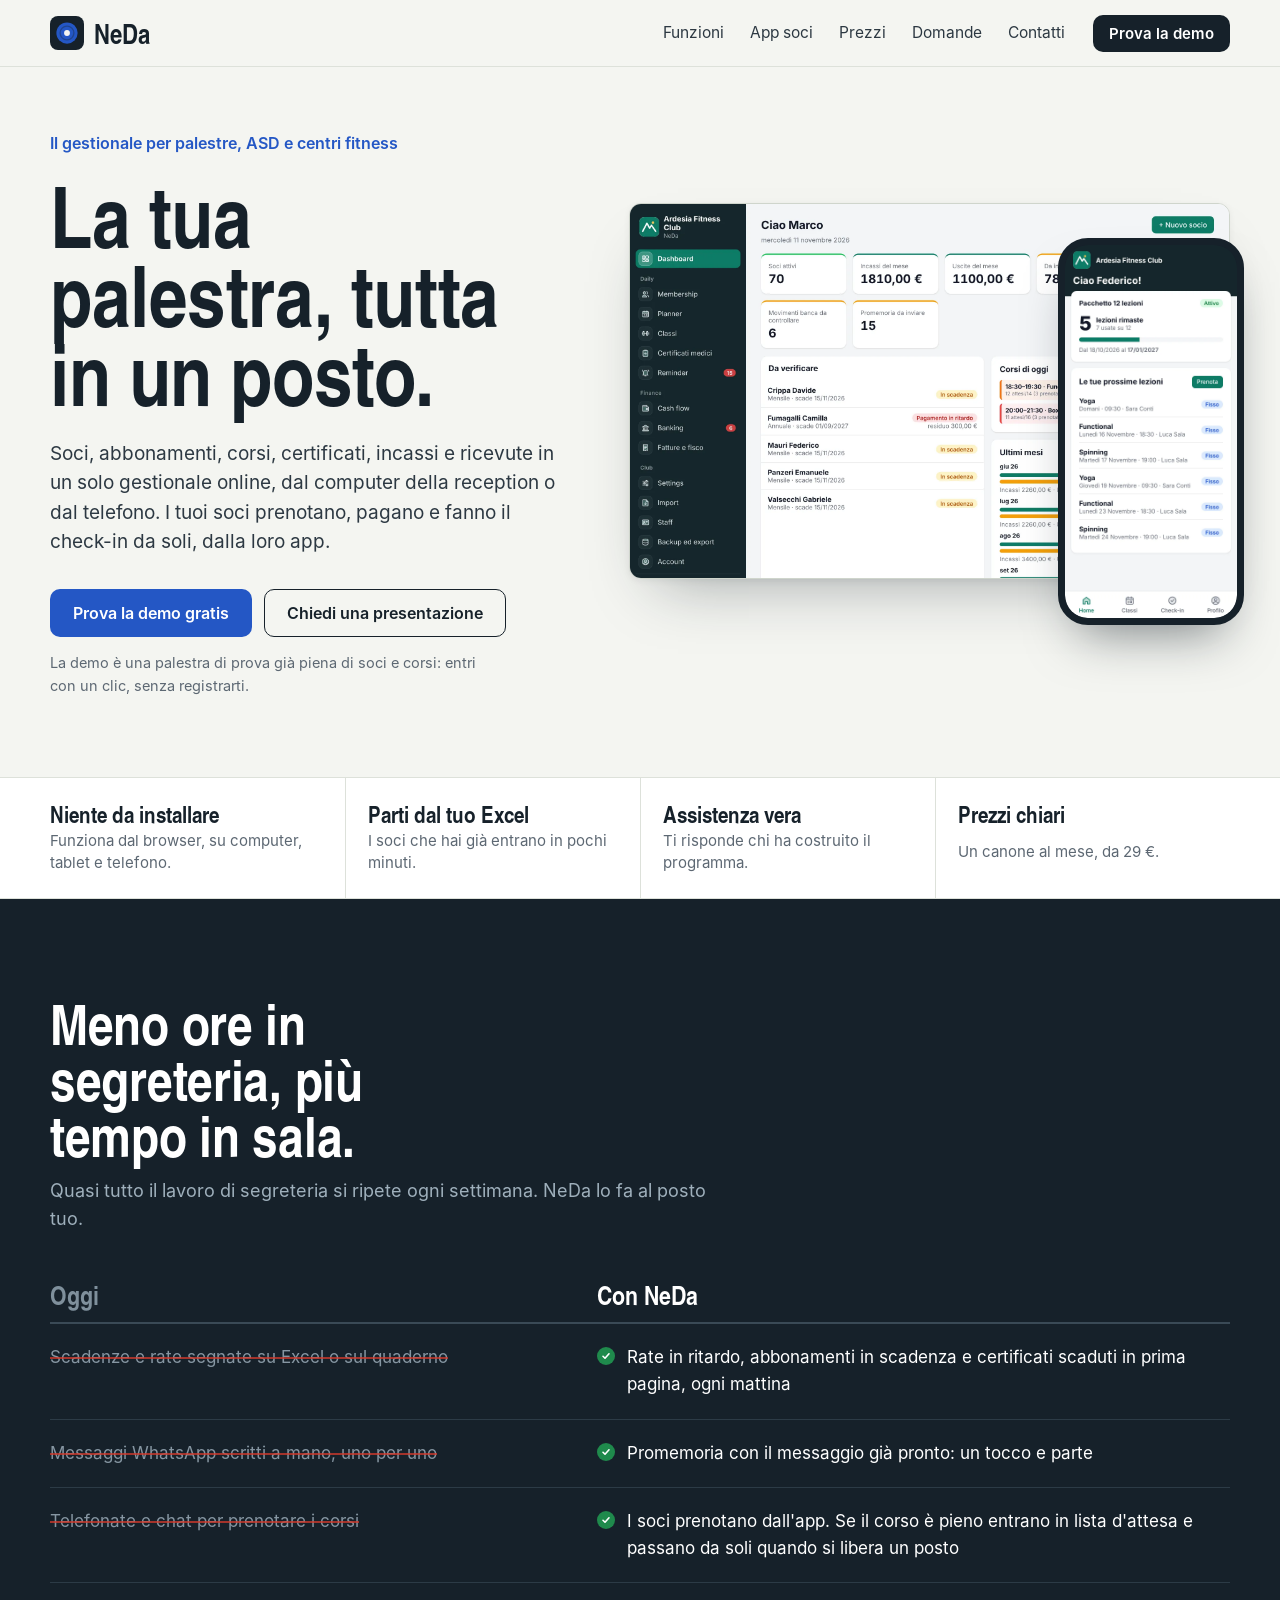
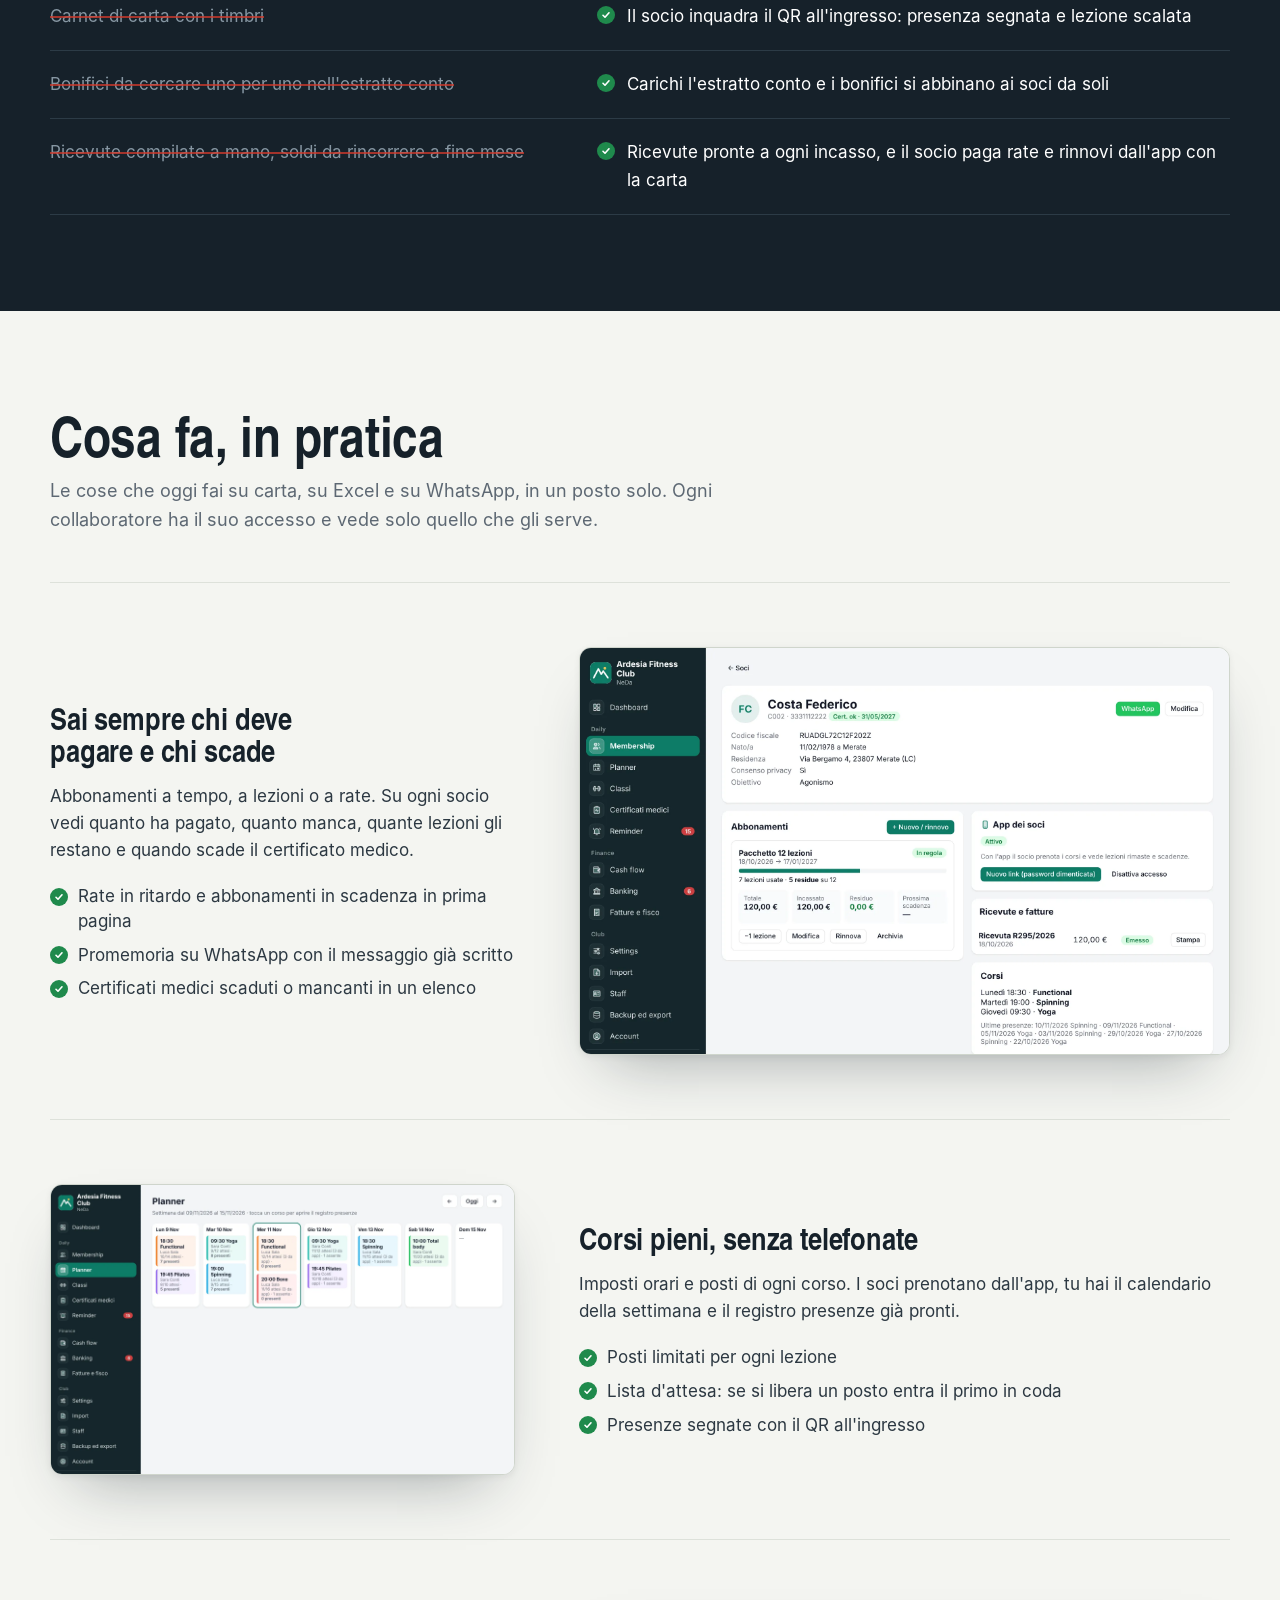
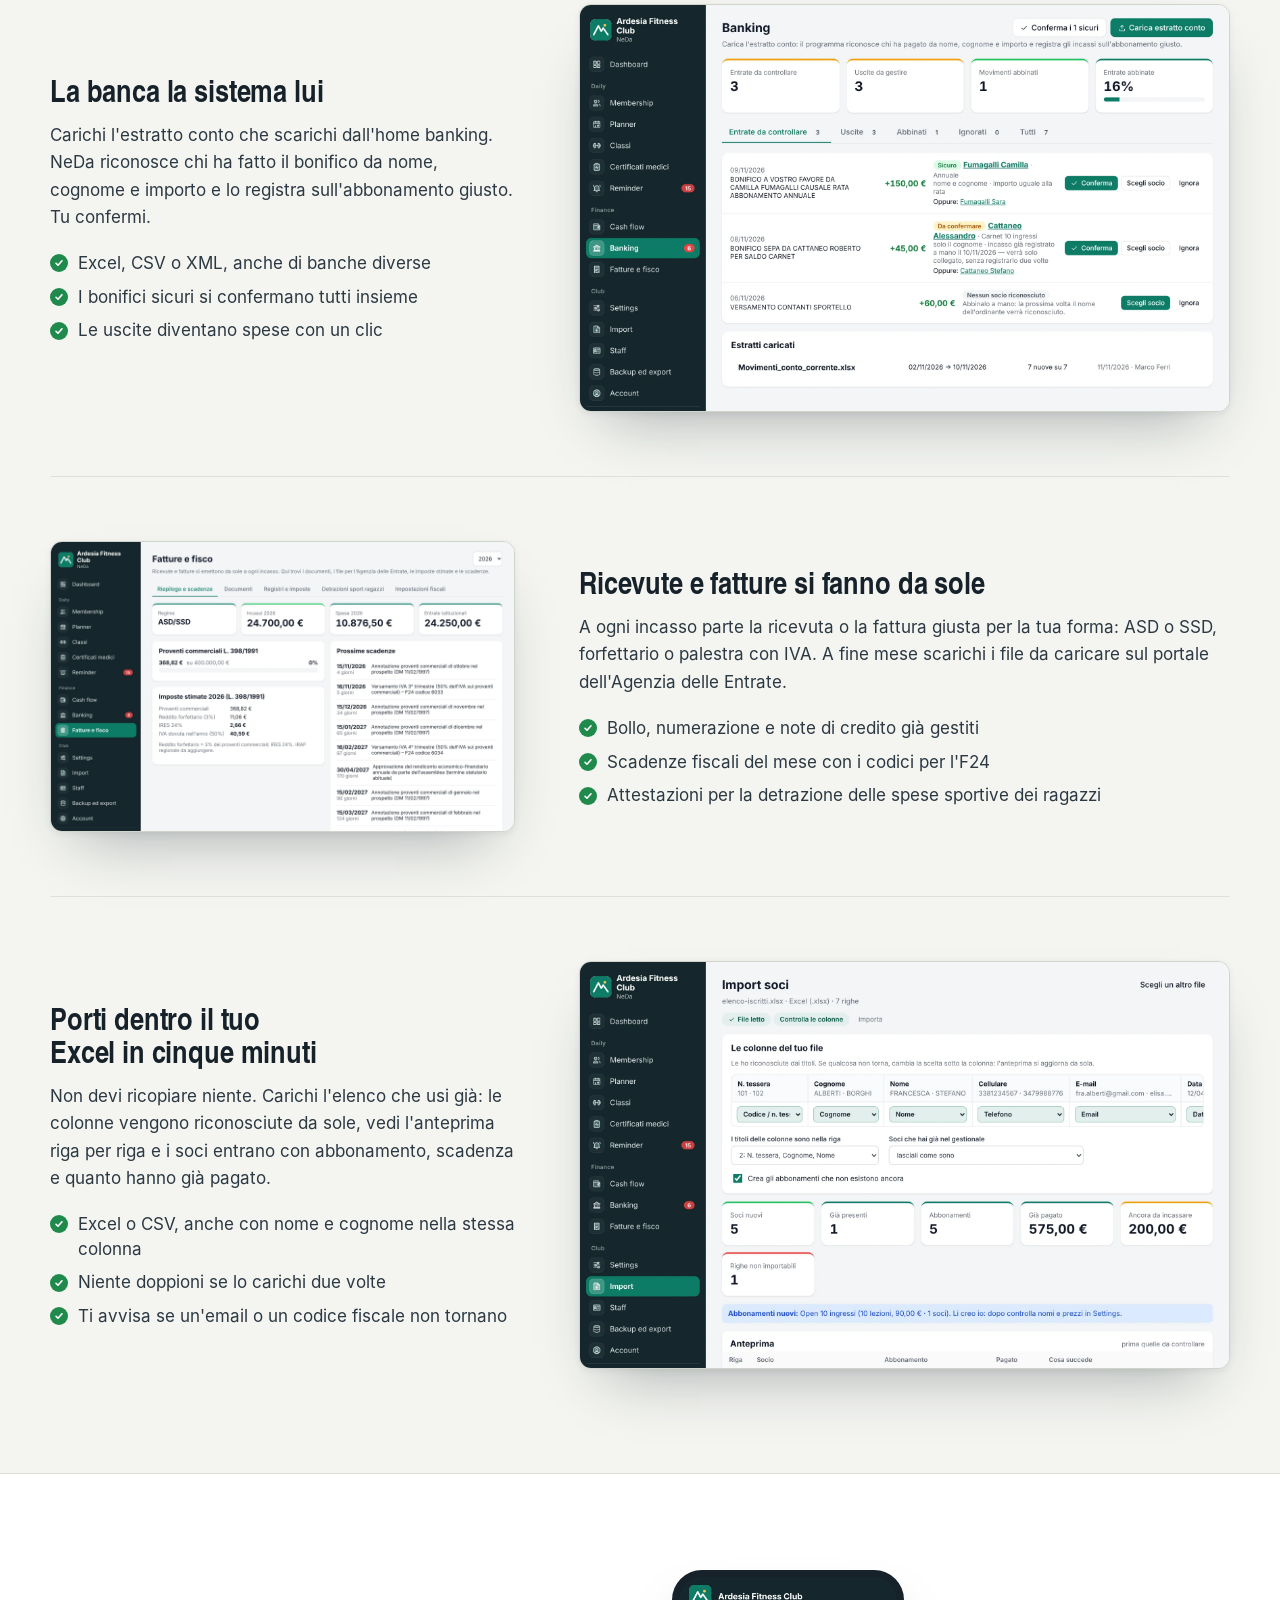
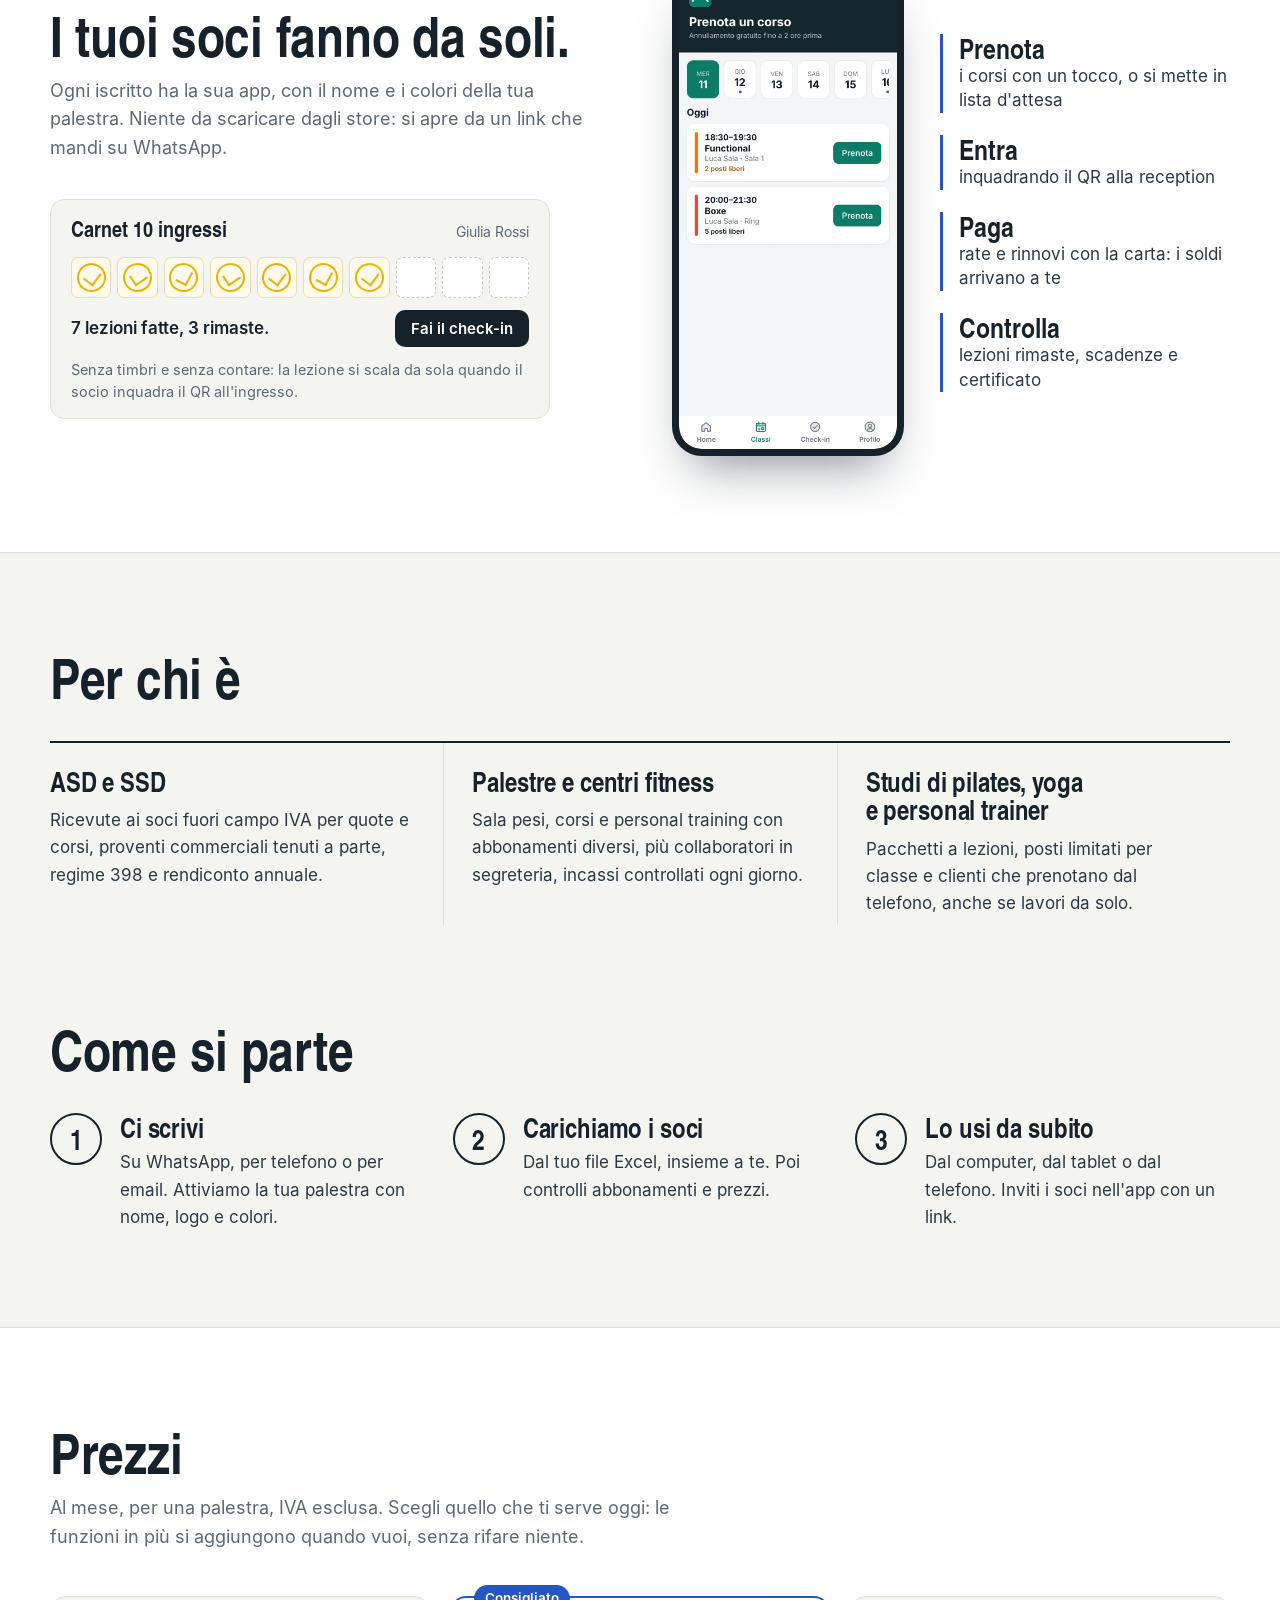
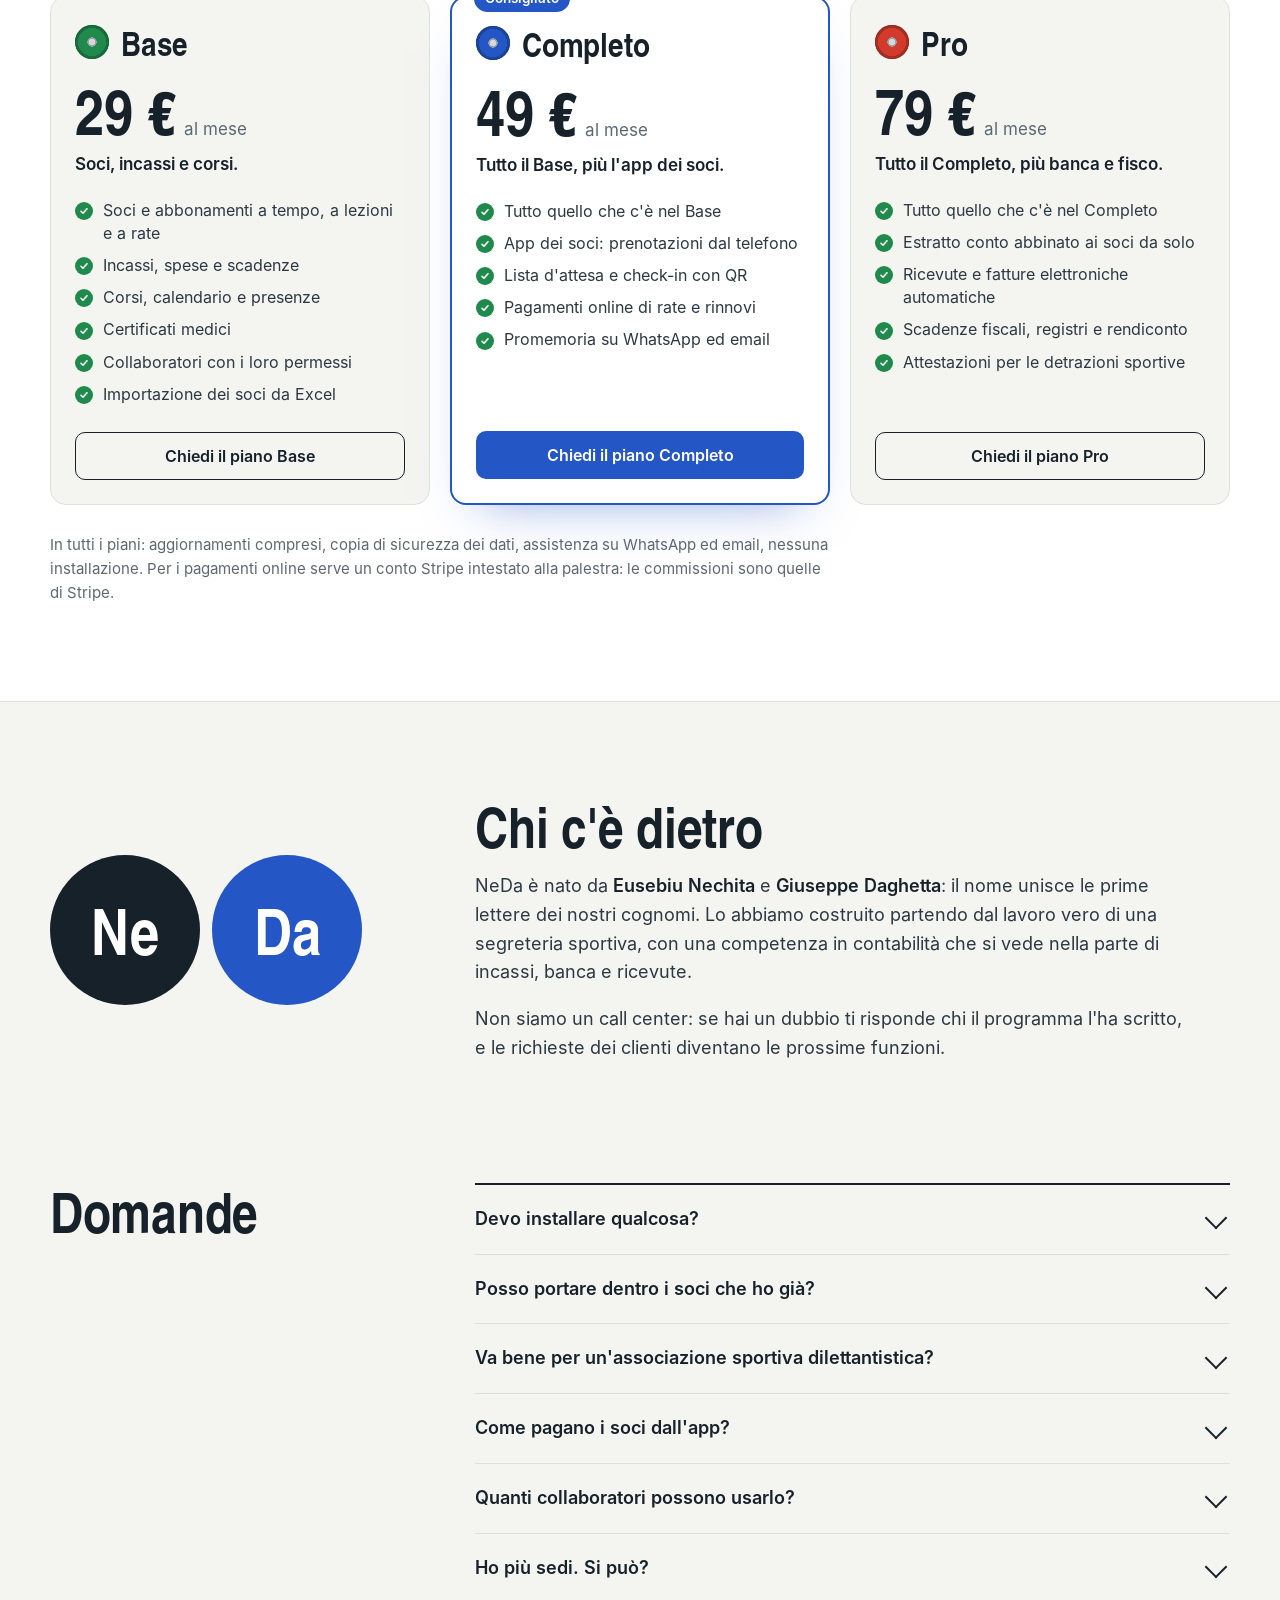
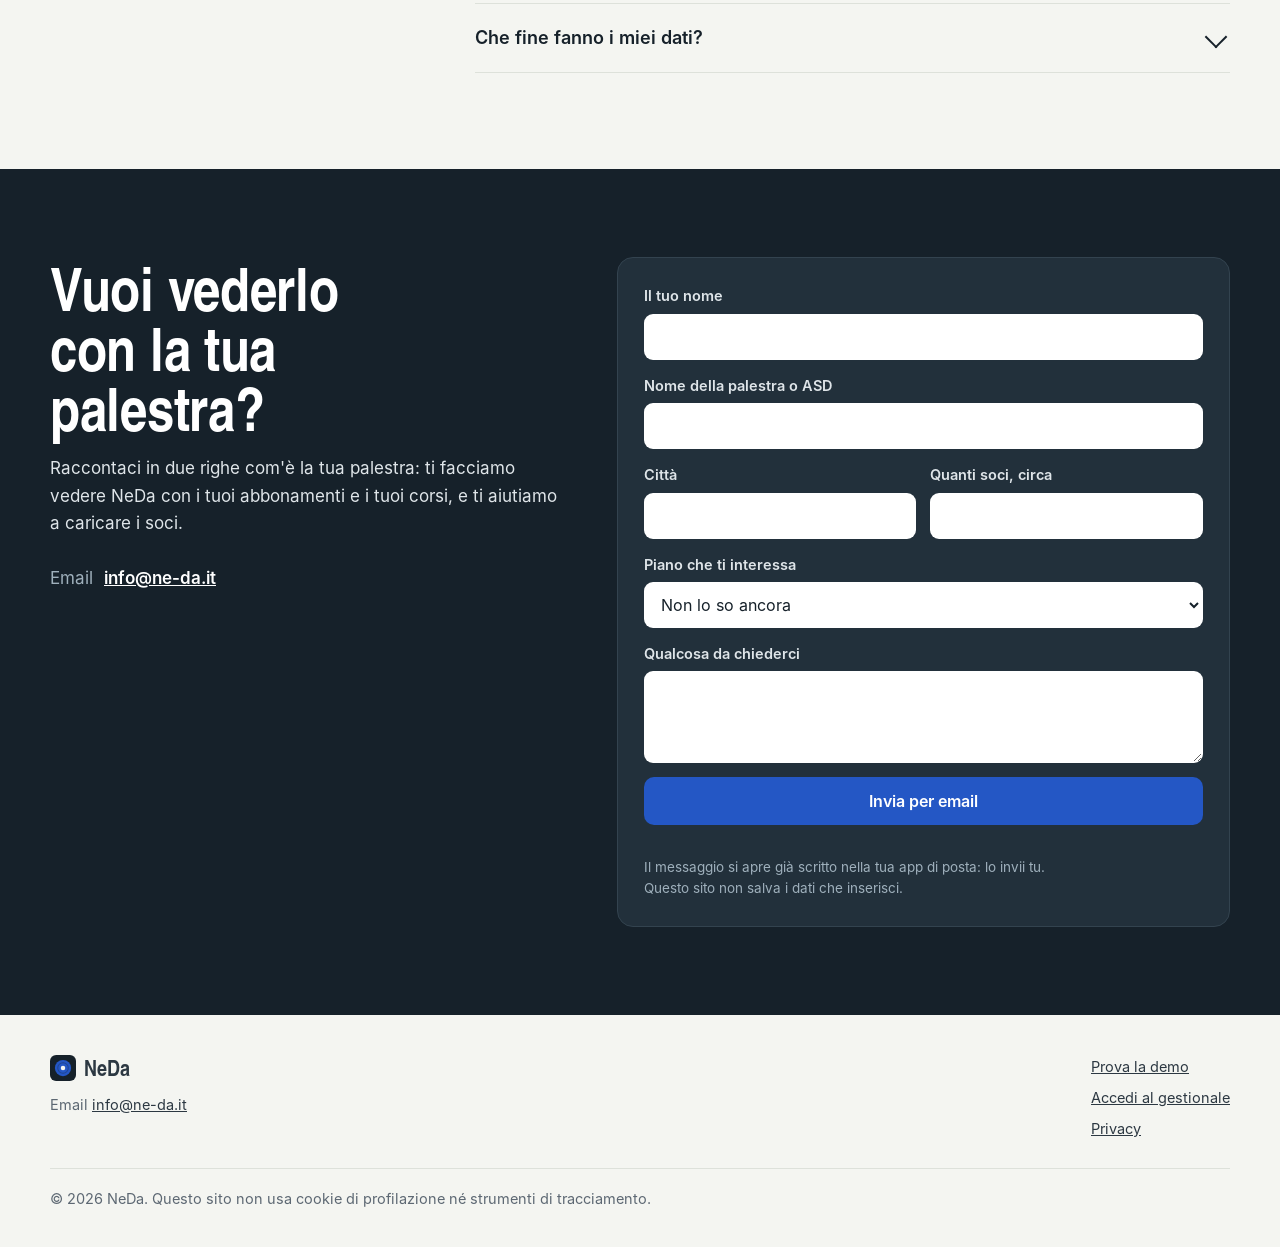
<file: index.html>
<!DOCTYPE html>
<html lang="it">
<head>
  <meta charset="utf-8">
  <meta name="viewport" content="width=device-width, initial-scale=1">
  <title>NeDa: il gestionale online per palestre, ASD e centri fitness</title>
  <meta name="description" content="Soci, abbonamenti, corsi, prenotazioni, certificati, incassi e ricevute in un unico gestionale online. I soci prenotano, pagano e fanno il check-in dall'app. Prova la demo senza registrarti.">
  <meta name="theme-color" content="#f4f5f1">
  <link rel="canonical" href="https://www.ne-da.it/">
  <link rel="icon" href="marchio.svg" type="image/svg+xml">
  <meta property="og:type" content="website">
  <meta property="og:locale" content="it_IT">
  <meta property="og:site_name" content="NeDa">
  <meta property="og:title" content="NeDa: il gestionale online per palestre, ASD e centri fitness">
  <meta property="og:description" content="Soci, abbonamenti, corsi e incassi in un solo posto. I tuoi soci prenotano e pagano dall'app.">
  <meta property="og:url" content="https://www.ne-da.it/">
  <meta property="og:image" content="https://www.ne-da.it/img/anteprima.jpg">
  <meta name="twitter:card" content="summary_large_image">
  <link rel="preload" href="font/heroscn-bold.woff" as="font" type="font/woff" crossorigin>
  <link rel="stylesheet" href="stile.css?v=1">
  <script src="sito.js?v=1" defer></script>
  <script type="application/ld+json">
  {"@context":"https://schema.org","@type":"SoftwareApplication","name":"NeDa","applicationCategory":"BusinessApplication","operatingSystem":"Web","inLanguage":"it","url":"https://www.ne-da.it/","description":"Gestionale online per palestre, ASD e centri fitness: soci, abbonamenti, corsi, prenotazioni, check-in con QR, incassi, banca e ricevute.","offers":[{"@type":"Offer","name":"Base","price":"29","priceCurrency":"EUR"},{"@type":"Offer","name":"Completo","price":"49","priceCurrency":"EUR"},{"@type":"Offer","name":"Pro","price":"79","priceCurrency":"EUR"}]}
  </script>
</head>
<body>
<a class="skip" href="#contenuto">Vai ai contenuti</a>

<header class="top">
  <div class="wrap top-in">
    <a class="logo" href="#" aria-label="NeDa, inizio pagina"><img src="marchio.svg" alt="" width="34" height="34"><span>NeDa</span></a>
    <nav class="links" aria-label="Sezioni della pagina">
      <a href="#funzioni">Funzioni</a><a href="#app-soci">App soci</a><a href="#prezzi">Prezzi</a><a href="#domande">Domande</a><a href="#contatti">Contatti</a>
    </nav>
    <a class="btn ink sm" data-link="demo" href="https://gestione-palestra-demo.onrender.com/gestionale/" target="_blank" rel="noopener">Prova la demo</a>
  </div>
</header>

<main id="contenuto">

  <!-- Apertura -->
  <section class="hero wrap">
    <div class="hero-copy">
      <p class="kicker">Il gestionale per palestre, ASD e centri fitness</p>
      <h1>La tua palestra, tutta in un posto.</h1>
      <p class="lead">Soci, abbonamenti, corsi, certificati, incassi e ricevute in un solo gestionale online, dal computer della reception o dal telefono. I tuoi soci prenotano, pagano e fanno il check-in da soli, dalla loro app.</p>
      <div class="ctas">
        <a class="btn blue" data-link="demo" href="https://gestione-palestra-demo.onrender.com/gestionale/" target="_blank" rel="noopener">Prova la demo gratis</a>
        <a class="btn line" href="#contatti">Chiedi una presentazione</a>
      </div>
      <p class="fine">La demo è una palestra di prova già piena di soci e corsi: entri con un clic, senza registrarti.</p>
    </div>
    <div class="hero-shot">
      <div class="screen"><img src="img/panoramica.webp" alt="La dashboard di NeDa: soci attivi, incassi del mese, abbonamenti da verificare e corsi di oggi" width="1920" height="1200"></div>
      <div class="phone"><img src="img/app-home.webp" alt="L'app del socio: lezioni rimaste e prossime lezioni prenotate" width="780" height="1688"></div>
    </div>
  </section>

  <section class="facts" aria-label="In breve">
    <div class="wrap facts-in">
      <div><b>Niente da installare</b><span>Funziona dal browser, su computer, tablet e telefono.</span></div>
      <div><b>Parti dal tuo Excel</b><span>I soci che hai già entrano in pochi minuti.</span></div>
      <div><b>Assistenza vera</b><span>Ti risponde chi ha costruito il programma.</span></div>
      <div><b>Prezzi chiari</b><span>Un canone al mese, da 29 €.</span></div>
    </div>
  </section>

  <!-- Prima e dopo -->
  <section class="board" aria-labelledby="prima-dopo">
    <div class="wrap">
      <h2 class="sec" id="prima-dopo">Meno ore in segreteria, più tempo in sala.</h2>
      <p class="sec-sub">Quasi tutto il lavoro di segreteria si ripete ogni settimana. NeDa lo fa al posto tuo.</p>
      <div class="vs" role="table" aria-label="Come cambia il lavoro con NeDa">
        <div class="vs-hd" role="row"><span role="columnheader">Oggi</span><span role="columnheader">Con NeDa</span></div>
        <div class="vs-row" role="row"><p role="cell">Scadenze e rate segnate su Excel o sul quaderno</p><p role="cell">Rate in ritardo, abbonamenti in scadenza e certificati scaduti in prima pagina, ogni mattina</p></div>
        <div class="vs-row" role="row"><p role="cell">Messaggi WhatsApp scritti a mano, uno per uno</p><p role="cell">Promemoria con il messaggio già pronto: un tocco e parte</p></div>
        <div class="vs-row" role="row"><p role="cell">Telefonate e chat per prenotare i corsi</p><p role="cell">I soci prenotano dall'app. Se il corso è pieno entrano in lista d'attesa e passano da soli quando si libera un posto</p></div>
        <div class="vs-row" role="row"><p role="cell">Carnet di carta con i timbri</p><p role="cell">Il socio inquadra il QR all'ingresso: presenza segnata e lezione scalata</p></div>
        <div class="vs-row" role="row"><p role="cell">Bonifici da cercare uno per uno nell'estratto conto</p><p role="cell">Carichi l'estratto conto e i bonifici si abbinano ai soci da soli</p></div>
        <div class="vs-row" role="row"><p role="cell">Ricevute compilate a mano, soldi da rincorrere a fine mese</p><p role="cell">Ricevute pronte a ogni incasso, e il socio paga rate e rinnovi dall'app con la carta</p></div>
      </div>
    </div>
  </section>

  <!-- Funzioni -->
  <section class="feat" id="funzioni">
    <div class="wrap">
      <h2 class="sec">Cosa fa, in pratica</h2>
      <p class="sec-sub">Le cose che oggi fai su carta, su Excel e su WhatsApp, in un posto solo. Ogni collaboratore ha il suo accesso e vede solo quello che gli serve.</p>

      <article class="row">
        <div class="txt">
          <h3>Sai sempre chi deve pagare e chi scade</h3>
          <p>Abbonamenti a tempo, a lezioni o a rate. Su ogni socio vedi quanto ha pagato, quanto manca, quante lezioni gli restano e quando scade il certificato medico.</p>
          <ul class="ok"><li>Rate in ritardo e abbonamenti in scadenza in prima pagina</li><li>Promemoria su WhatsApp con il messaggio già scritto</li><li>Certificati medici scaduti o mancanti in un elenco</li></ul>
        </div>
        <div class="pic"><div class="screen"><img src="img/socio.webp" alt="Scheda di un socio con pacchetto di lezioni, pagamenti e ricevute" width="1920" height="1200" loading="lazy"></div></div>
      </article>

      <article class="row flip">
        <div class="txt">
          <h3>Corsi pieni, senza telefonate</h3>
          <p>Imposti orari e posti di ogni corso. I soci prenotano dall'app, tu hai il calendario della settimana e il registro presenze già pronti.</p>
          <ul class="ok"><li>Posti limitati per ogni lezione</li><li>Lista d'attesa: se si libera un posto entra il primo in coda</li><li>Presenze segnate con il QR all'ingresso</li></ul>
        </div>
        <div class="pic"><div class="screen"><img src="img/calendario.webp" alt="Calendario settimanale dei corsi con i posti occupati" width="1920" height="1200" loading="lazy"></div></div>
      </article>

      <article class="row">
        <div class="txt">
          <h3>La banca la sistema lui</h3>
          <p>Carichi l'estratto conto che scarichi dall'home banking. NeDa riconosce chi ha fatto il bonifico da nome, cognome e importo e lo registra sull'abbonamento giusto. Tu confermi.</p>
          <ul class="ok"><li>Excel, CSV o XML, anche di banche diverse</li><li>I bonifici sicuri si confermano tutti insieme</li><li>Le uscite diventano spese con un clic</li></ul>
        </div>
        <div class="pic"><div class="screen"><img src="img/banca.webp" alt="Estratto conto con i bonifici abbinati ai soci" width="1920" height="1200" loading="lazy"></div></div>
      </article>

      <article class="row flip">
        <div class="txt">
          <h3>Ricevute e fatture si fanno da sole</h3>
          <p>A ogni incasso parte la ricevuta o la fattura giusta per la tua forma: ASD o SSD, forfettario o palestra con IVA. A fine mese scarichi i file da caricare sul portale dell'Agenzia delle Entrate.</p>
          <ul class="ok"><li>Bollo, numerazione e note di credito già gestiti</li><li>Scadenze fiscali del mese con i codici per l'F24</li><li>Attestazioni per la detrazione delle spese sportive dei ragazzi</li></ul>
        </div>
        <div class="pic"><div class="screen"><img src="img/fisco.webp" alt="Pagina ricevute e fisco con documenti emessi e scadenze" width="1920" height="1200" loading="lazy"></div></div>
      </article>

      <article class="row">
        <div class="txt">
          <h3>Porti dentro il tuo Excel in cinque minuti</h3>
          <p>Non devi ricopiare niente. Carichi l'elenco che usi già: le colonne vengono riconosciute da sole, vedi l'anteprima riga per riga e i soci entrano con abbonamento, scadenza e quanto hanno già pagato.</p>
          <ul class="ok"><li>Excel o CSV, anche con nome e cognome nella stessa colonna</li><li>Niente doppioni se lo carichi due volte</li><li>Ti avvisa se un'email o un codice fiscale non tornano</li></ul>
        </div>
        <div class="pic"><div class="screen"><img src="img/importa.webp" alt="Importazione dei soci da Excel con anteprima delle colonne" width="1920" height="1200" loading="lazy"></div></div>
      </article>
    </div>
  </section>

  <!-- App soci -->
  <section class="app" id="app-soci" aria-labelledby="app-t">
    <div class="wrap app-in">
      <div class="app-copy">
        <h2 class="sec" id="app-t">I tuoi soci fanno da soli.</h2>
        <p class="sec-sub">Ogni iscritto ha la sua app, con il nome e i colori della tua palestra. Niente da scaricare dagli store: si apre da un link che mandi su WhatsApp.</p>

        <figure class="carnet" aria-label="Prova: un carnet da 10 ingressi">
          <div class="carnet-hd"><b>Carnet 10 ingressi</b><span>Giulia Rossi</span></div>
          <ol class="punch" id="punch">
            <li class="on"><i></i></li><li class="on"><i></i></li><li class="on"><i></i></li><li class="on"><i></i></li><li class="on"><i></i></li>
            <li class="on"><i></i></li><li class="on"><i></i></li><li></li><li></li><li></li>
          </ol>
          <div class="carnet-ft">
            <p id="punch-txt" aria-live="polite">7 lezioni fatte, 3 rimaste.</p>
            <button class="btn ink sm" id="punch-btn" type="button">Fai il check-in</button>
          </div>
          <figcaption>Senza timbri e senza contare: la lezione si scala da sola quando il socio inquadra il QR all'ingresso.</figcaption>
        </figure>
      </div>

      <div class="app-phones">
        <div class="phone solo"><img src="img/app-corsi.webp" alt="L'app del socio: elenco dei corsi da prenotare" width="780" height="1688" loading="lazy"></div>
        <ul class="verbs">
          <li><b>Prenota</b><span>i corsi con un tocco, o si mette in lista d'attesa</span></li>
          <li><b>Entra</b><span>inquadrando il QR alla reception</span></li>
          <li><b>Paga</b><span>rate e rinnovi con la carta: i soldi arrivano a te</span></li>
          <li><b>Controlla</b><span>lezioni rimaste, scadenze e certificato</span></li>
        </ul>
      </div>
    </div>
  </section>

  <!-- Per chi -->
  <section class="who wrap" aria-labelledby="per-chi">
    <h2 class="sec" id="per-chi">Per chi è</h2>
    <div class="who-grid">
      <div><h3>ASD e SSD</h3><p>Ricevute ai soci fuori campo IVA per quote e corsi, proventi commerciali tenuti a parte, regime 398 e rendiconto annuale.</p></div>
      <div><h3>Palestre e centri fitness</h3><p>Sala pesi, corsi e personal training con abbonamenti diversi, più collaboratori in segreteria, incassi controllati ogni giorno.</p></div>
      <div><h3>Studi di pilates, yoga e personal trainer</h3><p>Pacchetti a lezioni, posti limitati per classe e clienti che prenotano dal telefono, anche se lavori da solo.</p></div>
    </div>
  </section>

  <section class="start wrap" aria-labelledby="come-si-parte">
    <h2 class="sec" id="come-si-parte">Come si parte</h2>
    <ol class="how">
      <li><span class="n">1</span><div><h3>Ci scrivi</h3><p>Su WhatsApp, per telefono o per email. Attiviamo la tua palestra con nome, logo e colori.</p></div></li>
      <li><span class="n">2</span><div><h3>Carichiamo i soci</h3><p>Dal tuo file Excel, insieme a te. Poi controlli abbonamenti e prezzi.</p></div></li>
      <li><span class="n">3</span><div><h3>Lo usi da subito</h3><p>Dal computer, dal tablet o dal telefono. Inviti i soci nell'app con un link.</p></div></li>
    </ol>
  </section>

  <!-- Prezzi -->
  <section class="prices" id="prezzi">
    <div class="wrap">
      <h2 class="sec">Prezzi</h2>
      <p class="sec-sub">Al mese, per una palestra, IVA esclusa. Scegli quello che ti serve oggi: le funzioni in più si aggiungono quando vuoi, senza rifare niente.</p>
      <div class="plans">
        <div class="plan">
          <div class="plan-hd"><span class="plate g" aria-hidden="true"></span><h3>Base</h3></div>
          <p class="price"><b>29 €</b><span>al mese</span></p>
          <p class="plan-for">Soci, incassi e corsi.</p>
          <ul class="ok"><li>Soci e abbonamenti a tempo, a lezioni e a rate</li><li>Incassi, spese e scadenze</li><li>Corsi, calendario e presenze</li><li>Certificati medici</li><li>Collaboratori con i loro permessi</li><li>Importazione dei soci da Excel</li></ul>
          <a class="btn line" href="#contatti" data-piano="Base">Chiedi il piano Base</a>
        </div>
        <div class="plan best">
          <p class="flag">Consigliato</p>
          <div class="plan-hd"><span class="plate b" aria-hidden="true"></span><h3>Completo</h3></div>
          <p class="price"><b>49 €</b><span>al mese</span></p>
          <p class="plan-for">Tutto il Base, più l'app dei soci.</p>
          <ul class="ok"><li>Tutto quello che c'è nel Base</li><li>App dei soci: prenotazioni dal telefono</li><li>Lista d'attesa e check-in con QR</li><li>Pagamenti online di rate e rinnovi</li><li>Promemoria su WhatsApp ed email</li></ul>
          <a class="btn blue" href="#contatti" data-piano="Completo">Chiedi il piano Completo</a>
        </div>
        <div class="plan">
          <div class="plan-hd"><span class="plate r" aria-hidden="true"></span><h3>Pro</h3></div>
          <p class="price"><b>79 €</b><span>al mese</span></p>
          <p class="plan-for">Tutto il Completo, più banca e fisco.</p>
          <ul class="ok"><li>Tutto quello che c'è nel Completo</li><li>Estratto conto abbinato ai soci da solo</li><li>Ricevute e fatture elettroniche automatiche</li><li>Scadenze fiscali, registri e rendiconto</li><li>Attestazioni per le detrazioni sportive</li></ul>
          <a class="btn line" href="#contatti" data-piano="Pro">Chiedi il piano Pro</a>
        </div>
      </div>
      <p class="all">In tutti i piani: aggiornamenti compresi, copia di sicurezza dei dati, assistenza su WhatsApp ed email, nessuna installazione. Per i pagamenti online serve un conto Stripe intestato alla palestra: le commissioni sono quelle di Stripe.</p>
    </div>
  </section>

  <!-- Chi siamo -->
  <section class="us wrap" aria-labelledby="chi-siamo">
    <div class="mono" aria-hidden="true"><span>Ne</span><span>Da</span></div>
    <div>
      <h2 class="sec" id="chi-siamo">Chi c'è dietro</h2>
      <p>NeDa è nato da <b>Eusebiu Nechita</b> e <b>Giuseppe Daghetta</b>: il nome unisce le prime lettere dei nostri cognomi. Lo abbiamo costruito partendo dal lavoro vero di una segreteria sportiva, con una competenza in contabilità che si vede nella parte di incassi, banca e ricevute.</p>
      <p>Non siamo un call center: se hai un dubbio ti risponde chi il programma l'ha scritto, e le richieste dei clienti diventano le prossime funzioni.</p>
    </div>
  </section>

  <!-- Domande -->
  <section class="faq wrap" id="domande" aria-labelledby="domande-t">
    <h2 class="sec" id="domande-t">Domande</h2>
    <div class="faq-list">
      <details><summary>Devo installare qualcosa?</summary><p>No. Si usa dal browser, sul computer della segreteria, sul tablet o sul telefono. I soci aprono la loro app da un link e, se vogliono, la aggiungono alla schermata del telefono.</p></details>
      <details><summary>Posso portare dentro i soci che ho già?</summary><p>Sì. Carichi il tuo file Excel o CSV, oppure lo facciamo insieme: le colonne vengono riconosciute da sole e prima di importare vedi un'anteprima. Entrano anche gli abbonamenti in corso e quanto hanno già pagato.</p></details>
      <details><summary>Va bene per un'associazione sportiva dilettantistica?</summary><p>Sì. Per le ASD e SSD emette le ricevute per i soci fuori campo IVA, tiene separati i proventi commerciali, segue la legge 398 e prepara il rendiconto annuale. Le funzioni fiscali preparano documenti e calcoli: le scelte fiscali restano del tuo consulente.</p></details>
      <details><summary>Come pagano i soci dall'app?</summary><p>Con la carta, tramite il tuo conto Stripe. I soldi arrivano direttamente a te: NeDa non li tocca. Appena il pagamento va a buon fine, l'incasso si registra da solo sull'abbonamento giusto, con la ricevuta.</p></details>
      <details><summary>Quanti collaboratori possono usarlo?</summary><p>Tutti quelli che ti servono. Ognuno entra con il suo nome utente: la segreteria vede soci e incassi, gli istruttori solo corsi e presenze, senza importi.</p></details>
      <details><summary>Ho più sedi. Si può?</summary><p>Sì. Ogni sede ha i suoi soci, i suoi corsi e i suoi incassi, tenuti separati. Scrivici e ti spieghiamo come attivarle.</p></details>
      <details><summary>Che fine fanno i miei dati?</summary><p>Restano tuoi. Viene fatta una copia di sicurezza regolare e puoi scaricare tutto quando vuoi, anche in Excel. Per il trattamento dei dati dei soci firmiamo con te l'accordo previsto dal GDPR.</p></details>
    </div>
  </section>

  <!-- Contatti -->
  <section class="contact" id="contatti">
    <div class="wrap contact-in">
      <div>
        <h2>Vuoi vederlo con la tua palestra?</h2>
        <p>Raccontaci in due righe com'è la tua palestra: ti facciamo vedere NeDa con i tuoi abbonamenti e i tuoi corsi, e ti aiutiamo a caricare i soci.</p>
        <ul class="ways">
          <li>WhatsApp <a data-c="whatsapp" href="#">[numero WhatsApp]</a></li>
          <li>Telefono <a data-c="telefono" href="#">[numero di telefono]</a></li>
          <li>Email <a data-c="email" href="#">info@ne-da.it</a></li>
        </ul>
      </div>
      <form class="ask" id="ask" novalidate>
        <label>Il tuo nome<input name="nome" autocomplete="name" required></label>
        <label>Nome della palestra o ASD<input name="palestra" autocomplete="organization" required></label>
        <div class="two">
          <label>Città<input name="citta" autocomplete="address-level2"></label>
          <label>Quanti soci, circa<input name="soci" inputmode="numeric"></label>
        </div>
        <label>Piano che ti interessa
          <select name="piano"><option value="">Non lo so ancora</option><option>Base</option><option>Completo</option><option>Pro</option></select>
        </label>
        <label>Qualcosa da chiederci<textarea name="nota" rows="3"></textarea></label>
        <p class="ask-err" id="ask-err" role="alert"></p>
        <div class="ask-go">
          <a class="btn blue" id="ask-wa" href="#" target="_blank" rel="noopener">Invia su WhatsApp</a>
          <a class="btn line light" id="ask-mail" href="#">Invia per email</a>
        </div>
        <p class="ask-note" id="ask-note">Il messaggio si apre già scritto nella tua app di WhatsApp o di posta: lo invii tu. Questo sito non salva i dati che inserisci.</p>
      </form>
    </div>
  </section>
</main>

<footer class="foot">
  <div class="wrap foot-in">
    <div>
      <a class="logo sm" href="#"><img src="marchio.svg" alt="" width="26" height="26"><span>NeDa</span></a>
      <p><span class="riga">NeDa di <span data-c="titolare">[nome e cognome o ragione sociale]</span><br></span><span class="riga">P.IVA <span data-c="piva">[partita IVA]</span><br></span><span class="riga"><span data-c="sede">[indirizzo della sede]</span><br></span><span class="riga">Email <a data-c="email" href="#">info@ne-da.it</a></span></p>
    </div>
    <nav aria-label="Altri collegamenti">
      <a data-link="demo" href="https://gestione-palestra-demo.onrender.com/gestionale/" target="_blank" rel="noopener">Prova la demo</a>
      <a data-link="accedi" href="https://gestione-palestra-demo.onrender.com/gestionale/" target="_blank" rel="noopener">Accedi al gestionale</a>
      <a href="privacy.html">Privacy</a>
    </nav>
  </div>
  <p class="wrap copy">© <span id="anno">2026</span> NeDa. Questo sito non usa cookie di profilazione né strumenti di tracciamento.</p>
</footer>
</body>
</html>
</file>
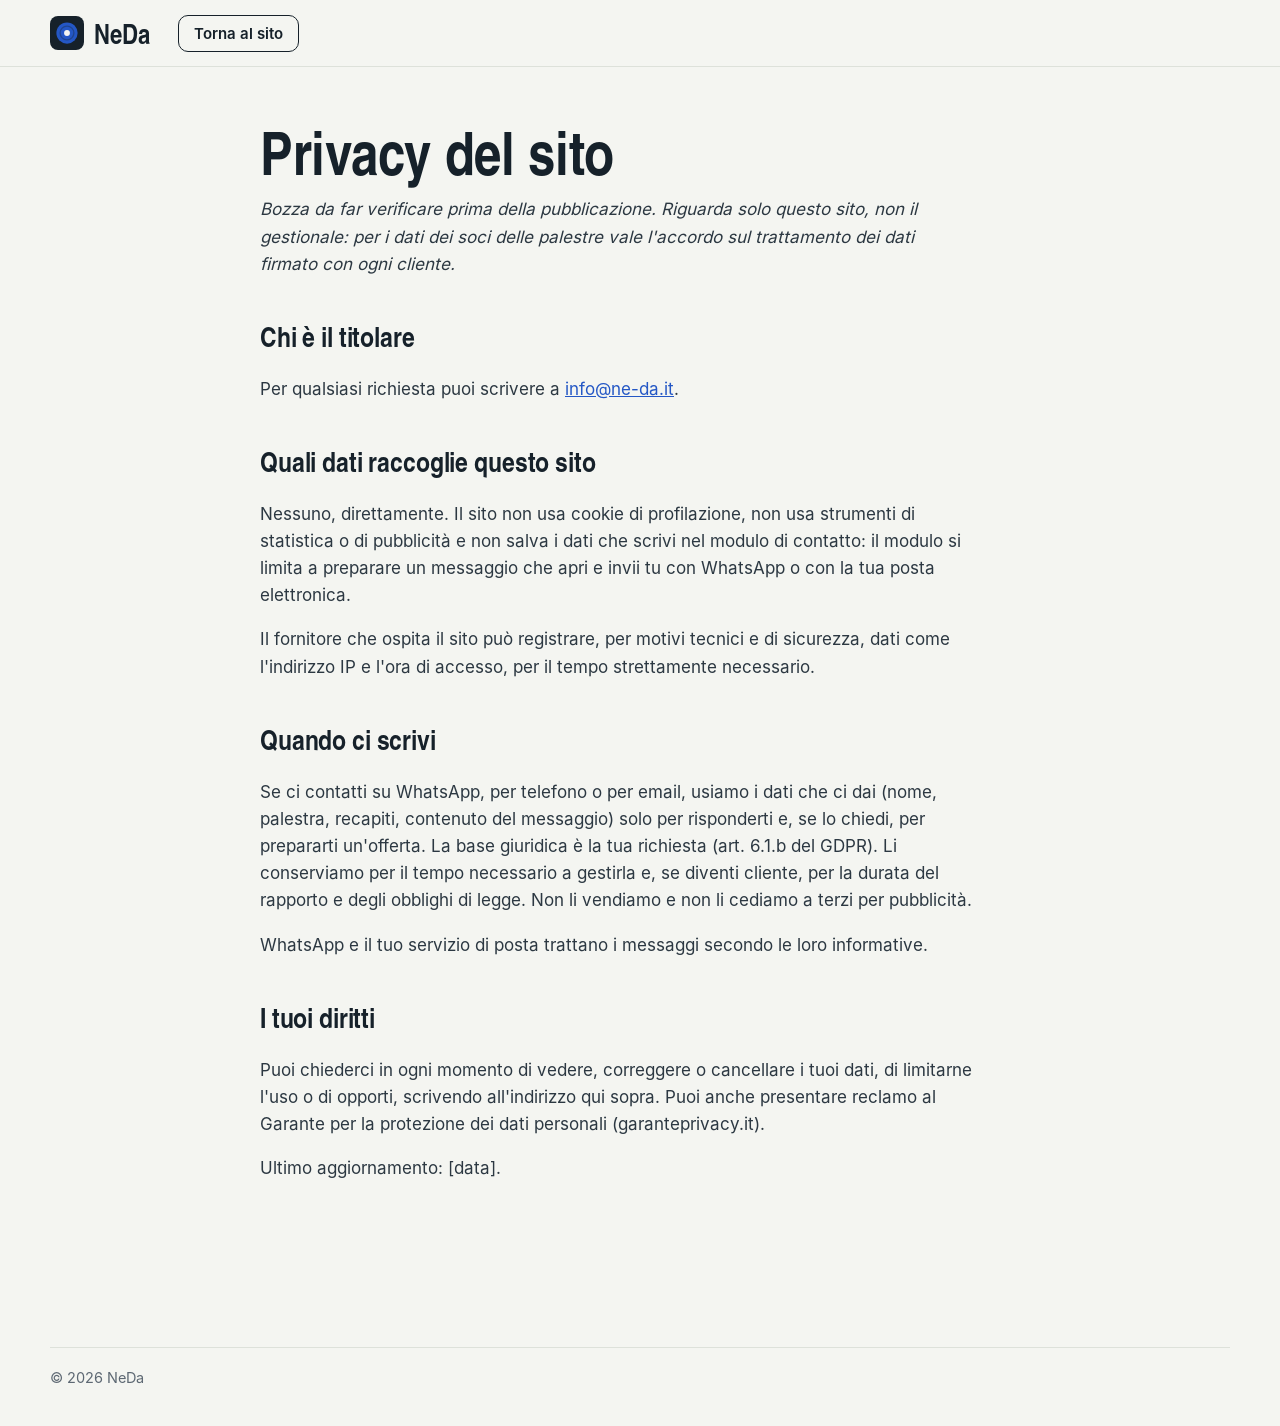
<file: privacy.html>
<!DOCTYPE html>
<html lang="it">
<head>
  <meta charset="utf-8">
  <meta name="viewport" content="width=device-width, initial-scale=1">
  <title>Privacy del sito | NeDa</title>
  <meta name="robots" content="noindex">
  <link rel="icon" href="marchio.svg" type="image/svg+xml">
  <link rel="stylesheet" href="stile.css?v=1">
  <script src="sito.js?v=1" defer></script>
</head>
<body>
<header class="top">
  <div class="wrap top-in">
    <a class="logo" href="index.html"><img src="marchio.svg" alt="" width="34" height="34"><span>NeDa</span></a>
    <a class="btn line sm" href="index.html">Torna al sito</a>
  </div>
</header>
<main class="wrap doc">
  <h1>Privacy del sito</h1>
  <p><em>Bozza da far verificare prima della pubblicazione. Riguarda solo questo sito, non il gestionale: per i dati dei soci delle palestre vale l'accordo sul trattamento dei dati firmato con ogni cliente.</em></p>

  <h2>Chi è il titolare</h2>
  <p><span class="riga">Il titolare del trattamento è <span data-c="titolare">[nome e cognome o ragione sociale]</span><span class="riga">, P.IVA <span data-c="piva">[partita IVA]</span></span><span class="riga">, con sede in <span data-c="sede">[indirizzo]</span></span>. </span>Per qualsiasi richiesta puoi scrivere a <a data-c="email" href="mailto:info@ne-da.it">info@ne-da.it</a>.</p>

  <h2>Quali dati raccoglie questo sito</h2>
  <p>Nessuno, direttamente. Il sito non usa cookie di profilazione, non usa strumenti di statistica o di pubblicità e non salva i dati che scrivi nel modulo di contatto: il modulo si limita a preparare un messaggio che apri e invii tu con WhatsApp o con la tua posta elettronica.</p>
  <p>Il fornitore che ospita il sito può registrare, per motivi tecnici e di sicurezza, dati come l'indirizzo IP e l'ora di accesso, per il tempo strettamente necessario.</p>

  <h2>Quando ci scrivi</h2>
  <p>Se ci contatti su WhatsApp, per telefono o per email, usiamo i dati che ci dai (nome, palestra, recapiti, contenuto del messaggio) solo per risponderti e, se lo chiedi, per prepararti un'offerta. La base giuridica è la tua richiesta (art. 6.1.b del GDPR). Li conserviamo per il tempo necessario a gestirla e, se diventi cliente, per la durata del rapporto e degli obblighi di legge. Non li vendiamo e non li cediamo a terzi per pubblicità.</p>
  <p>WhatsApp e il tuo servizio di posta trattano i messaggi secondo le loro informative.</p>

  <h2>I tuoi diritti</h2>
  <p>Puoi chiederci in ogni momento di vedere, correggere o cancellare i tuoi dati, di limitarne l'uso o di opporti, scrivendo all'indirizzo qui sopra. Puoi anche presentare reclamo al Garante per la protezione dei dati personali (garanteprivacy.it).</p>

  <p>Ultimo aggiornamento: [data].</p>
</main>
<footer class="foot"><p class="wrap copy">© <span id="anno">2026</span> NeDa</p></footer>
</body>
</html>
</file>
<file: stile.css>
/* NeDa — sito
 * Gesso e lavagna della sala pesi; i colori dei dischi olimpici (10 verde, 15 giallo, 20 blu, 25 rosso)
 * solo dove dicono qualcosa: i timbri del carnet e i tre piani. */
@font-face { font-family: "Heros Cn"; src: url("font/heroscn-bold.woff") format("woff"); font-weight: 700; font-display: swap; }
@font-face { font-family: "Inter EN"; src: url("font/inter-regular.woff") format("woff"); font-weight: 400; font-display: swap; }
@font-face { font-family: "Inter EN"; src: url("font/inter-semibold.woff") format("woff"); font-weight: 600; font-display: swap; }

:root {
  --gesso: #f4f5f1;
  --bianco: #ffffff;
  --lavagna: #16212a;
  --lavagna-2: #22303b;
  --testo: #2c3842;
  --gomma: #5d6873;
  --linea: #dde1da;
  --d10: #1f8a4c;
  --d15: #e9b10a;
  --d20: #2457c5;
  --d25: #d23a2b;
  --display: "Heros Cn", "Arial Narrow", "Roboto Condensed", sans-serif;
  --body: "Inter EN", system-ui, -apple-system, "Segoe UI", Roboto, sans-serif;
}
* { box-sizing: border-box; }
html { scroll-behavior: smooth; scroll-padding-top: 76px; }
@media (prefers-reduced-motion: reduce) { html { scroll-behavior: auto; } }
body { margin: 0; background: var(--gesso); color: var(--testo); font: 400 17px/1.6 var(--body); -webkit-font-smoothing: antialiased; }
img { max-width: 100%; height: auto; display: block; }
a { color: var(--d20); }
:focus-visible { outline: 3px solid var(--d20); outline-offset: 3px; border-radius: 4px; }
.wrap { width: min(1180px, 100% - 48px); margin-inline: auto; }
.skip { position: absolute; left: -999px; top: 8px; background: var(--lavagna); color: #fff; padding: 8px 14px; border-radius: 8px; z-index: 50; }
.skip:focus { left: 12px; }

h1, h2, h3 { font-family: var(--display); font-weight: 700; color: var(--lavagna); margin: 0; letter-spacing: -.005em; text-wrap: balance; }
h1 { font-size: clamp(50px, 6.6vw, 92px); line-height: .94; }
h2.sec { font-size: clamp(38px, 4.6vw, 56px); line-height: 1; }
h3 { font-size: 31px; line-height: 1.05; }
.sec-sub { max-width: 38em; color: var(--gomma); margin: 14px 0 0; font-size: 18px; }

/* ---------- pulsanti */
.btn { display: inline-flex; align-items: center; justify-content: center; gap: 9px; font: 600 16px/1 var(--body); padding: 15px 22px; border-radius: 10px; text-decoration: none; border: 1.5px solid transparent; cursor: pointer; transition: background-color .15s, color .15s, border-color .15s; }
.btn.sm { padding: 10px 15px; font-size: 15px; }
.btn.blue { background: var(--d20); color: #fff; }
.btn.blue:hover { background: #1c469f; }
.btn.ink { background: var(--lavagna); color: #fff; }
.btn.ink:hover { background: #26343f; }
.btn.line { border-color: var(--lavagna); color: var(--lavagna); background: transparent; }
.btn.line:hover { background: var(--lavagna); color: #fff; }
.btn.line.light { border-color: #9fb0bc; color: #fff; }
.btn.line.light:hover { background: #fff; color: var(--lavagna); }

/* ---------- testata */
.top { position: sticky; top: 0; z-index: 20; background: color-mix(in srgb, var(--gesso) 90%, transparent); backdrop-filter: blur(10px); border-bottom: 1px solid var(--linea); }
.top-in { display: flex; align-items: center; gap: 28px; height: 66px; }
.logo { display: flex; align-items: center; gap: 10px; text-decoration: none; color: var(--lavagna); font: 700 27px/1 var(--display); }
.logo.sm { font-size: 22px; gap: 8px; }
.links { display: flex; gap: 26px; margin-left: auto; }
.links a { color: var(--testo); text-decoration: none; font-size: 15.5px; }
.links a:hover { color: var(--lavagna); text-decoration: underline; text-underline-offset: 5px; }

/* ---------- apertura */
.hero { display: grid; grid-template-columns: minmax(0, 1fr) minmax(0, 1.15fr); gap: 56px; align-items: center; padding: 64px 0 80px; }
.kicker { margin: 0 0 18px; font-weight: 600; color: var(--d20); font-size: 16px; }
.lead { font-size: 19px; line-height: 1.55; margin: 26px 0 0; max-width: 30em; }
.ctas { display: flex; gap: 12px; flex-wrap: wrap; margin-top: 32px; }
.fine { font-size: 14.5px; color: var(--gomma); margin: 14px 0 0; max-width: 30em; }

.hero-shot { position: relative; padding: 0 0 46px; }
.screen { border-radius: 12px; overflow: hidden; border: 1px solid #cfd5cc; background: #fff; box-shadow: 0 30px 60px -28px rgba(22, 33, 42, .38), 0 2px 6px rgba(22, 33, 42, .06); }
.phone { position: absolute; width: 31%; right: -14px; bottom: 0; border: 7px solid var(--lavagna); border-radius: 30px; overflow: hidden; background: var(--lavagna); box-shadow: 0 28px 50px -20px rgba(22, 33, 42, .5); }
.phone img { border-radius: 22px; }

/* ---------- in breve */
.facts { border-block: 1px solid var(--linea); background: var(--bianco); }
.facts-in { display: grid; grid-template-columns: repeat(4, minmax(0, 1fr)); }
.facts-in > div { padding: 24px 22px 24px 0; display: grid; gap: 4px; }
.facts-in > div + div { padding-left: 22px; border-left: 1px solid var(--linea); }
.facts b { font: 700 23px/1.05 var(--display); color: var(--lavagna); }
.facts span { font-size: 15px; color: var(--gomma); line-height: 1.45; }

/* ---------- prima e dopo: la lavagna */
.board { background: var(--lavagna); color: #c9d3da; padding: 96px 0; }
.board h2.sec { color: #fff; max-width: 15ch; }
.board .sec-sub { color: #9fb0bc; }
.vs { margin-top: 48px; }
.vs-hd, .vs-row { display: grid; grid-template-columns: minmax(0, 1fr) minmax(0, 1.25fr); gap: 40px; }
.vs-hd { padding-bottom: 14px; border-bottom: 2px solid #3a4a56; font: 700 26px/1 var(--display); }
.vs-hd span:first-child { color: #7f909c; }
.vs-hd span:last-child { color: #fff; }
.vs-row { border-bottom: 1px solid #2c3b46; }
.vs-row p { margin: 0; padding: 20px 0; }
.vs-row p:first-child { color: #8696a2; text-decoration: line-through; text-decoration-color: rgba(210, 58, 43, .75); text-decoration-thickness: 2px; }
.vs-row p:last-child { color: #fff; padding-left: 30px; position: relative; }
.vs-row p:last-child::before { content: ""; position: absolute; left: 0; top: 23px; width: 18px; height: 18px; border-radius: 50%; background: var(--d10) url("data:image/svg+xml,%3Csvg xmlns='http://www.w3.org/2000/svg' viewBox='0 0 24 24' fill='none' stroke='white' stroke-width='3.2' stroke-linecap='round' stroke-linejoin='round'%3E%3Cpath d='m6 12.5 4 4 8-9'/%3E%3C/svg%3E") center / 12px no-repeat; }

/* ---------- funzioni */
.feat { padding: 96px 0 40px; }
.row { display: grid; grid-template-columns: minmax(0, 5fr) minmax(0, 7fr); gap: 64px; align-items: center; padding: 64px 0; border-top: 1px solid var(--linea); }
.feat .sec-sub + .row { margin-top: 48px; }
.row.flip .txt { order: 2; }
.row .txt p { margin: 16px 0 0; }
ul.ok { list-style: none; margin: 20px 0 0; padding: 0; display: grid; gap: 9px; }
ul.ok li { position: relative; padding-left: 28px; line-height: 1.45; }
ul.ok li::before { content: ""; position: absolute; left: 0; top: .2em; width: 18px; height: 18px; border-radius: 50%; background: var(--d10) url("data:image/svg+xml,%3Csvg xmlns='http://www.w3.org/2000/svg' viewBox='0 0 24 24' fill='none' stroke='white' stroke-width='3.2' stroke-linecap='round' stroke-linejoin='round'%3E%3Cpath d='m6 12.5 4 4 8-9'/%3E%3C/svg%3E") center / 12px no-repeat; }

/* ---------- app soci */
.app { background: var(--bianco); border-block: 1px solid var(--linea); padding: 96px 0; }
.app-in { display: grid; grid-template-columns: minmax(0, 1fr) minmax(0, 1fr); gap: 64px; align-items: center; }
.app-phones { display: grid; grid-template-columns: minmax(0, .8fr) minmax(0, 1fr); gap: 36px; align-items: center; }
.phone.solo { position: static; width: 100%; }
.verbs { list-style: none; margin: 0; padding: 0; display: grid; gap: 22px; }
.verbs li { display: grid; gap: 2px; padding-left: 16px; border-left: 3px solid var(--d20); }
.verbs b { font: 700 28px/1 var(--display); color: var(--lavagna); }
.verbs span { color: var(--testo); line-height: 1.45; }

.carnet { margin: 36px 0 0; background: var(--gesso); border: 1px solid var(--linea); border-radius: 14px; padding: 18px 20px 16px; max-width: 500px; }
.carnet-hd { display: flex; justify-content: space-between; align-items: baseline; gap: 10px; }
.carnet-hd b { font: 700 22px/1 var(--display); color: var(--lavagna); }
.carnet-hd span { font-size: 14px; color: var(--gomma); }
.punch { list-style: none; margin: 14px 0 12px; padding: 0; display: grid; grid-template-columns: repeat(10, 1fr); gap: 6px; }
.punch li { aspect-ratio: 1; border: 1.5px dashed #c3cac0; border-radius: 7px; display: grid; place-items: center; background: #fff; }
.punch li.on { border-style: solid; border-color: #e8dcb2; background: #fffbea; }
.punch i { width: 76%; aspect-ratio: 1; border-radius: 50%; border: 2.5px solid var(--d15); position: relative; transform: rotate(var(--r, -8deg)); }
.punch i::after { content: ""; position: absolute; inset: 22% 18% 30% 22%; border: solid var(--d15); border-width: 0 0 2.5px 2.5px; transform: rotate(-45deg); }
.punch li:nth-child(2n) i { --r: 11deg; }
.punch li:nth-child(3n) i { --r: -17deg; }
.carnet-ft { display: flex; align-items: center; justify-content: space-between; gap: 12px; flex-wrap: wrap; }
.carnet-ft p { margin: 0; font-weight: 600; color: var(--lavagna); }
.carnet figcaption { margin-top: 12px; font-size: 14.5px; line-height: 1.5; color: var(--gomma); }
@media (prefers-reduced-motion: no-preference) {
  .punch li.new i { animation: stamp .34s cubic-bezier(.3, 1.6, .5, 1) both; }
}
@keyframes stamp { from { opacity: 0; transform: scale(1.8) rotate(var(--r, -8deg)); } to { opacity: 1; transform: scale(1) rotate(var(--r, -8deg)); } }

/* ---------- per chi */
.who { padding: 96px 0 24px; }
.who-grid { display: grid; grid-template-columns: repeat(3, minmax(0, 1fr)); margin-top: 36px; border-top: 2px solid var(--lavagna); }
.who-grid > div { padding: 24px 28px 8px 0; }
.who-grid > div + div { padding-left: 28px; border-left: 1px solid var(--linea); }
.who-grid h3 { font-size: 27px; }
.who-grid p { margin: 12px 0 0; }

/* ---------- come si parte */
.start { padding: 72px 0 96px; }
.how { list-style: none; margin: 36px 0 0; padding: 0; display: grid; grid-template-columns: repeat(3, minmax(0, 1fr)); gap: 28px; }
.how li { display: flex; gap: 18px; align-items: flex-start; }
.how .n { flex: none; width: 52px; height: 52px; border-radius: 50%; border: 2px solid var(--lavagna); display: grid; place-items: center; font: 700 28px/1 var(--display); color: var(--lavagna); }
.how h3 { font-size: 27px; }
.how p { margin: 8px 0 0; }

/* ---------- prezzi */
.prices { background: var(--bianco); border-block: 1px solid var(--linea); padding: 96px 0; }
.plans { display: grid; grid-template-columns: repeat(3, minmax(0, 1fr)); gap: 20px; margin-top: 44px; align-items: stretch; }
.plan { position: relative; border: 1px solid var(--linea); border-radius: 16px; padding: 28px 24px 24px; display: flex; flex-direction: column; background: var(--gesso); }
.plan.best { background: var(--bianco); border: 2px solid var(--d20); box-shadow: 0 24px 50px -30px rgba(36, 87, 197, .55); }
.flag { position: absolute; top: -13px; left: 22px; margin: 0; background: var(--d20); color: #fff; font: 600 13.5px/1 var(--body); padding: 7px 11px; border-radius: 99px; }
.plan-hd { display: flex; align-items: center; gap: 12px; }
.plan-hd h3 { font-size: 34px; }
.plate { width: 34px; height: 34px; border-radius: 50%; flex: none; background: radial-gradient(circle, #d5d9dc 0 13%, #9aa1a7 14% 19%, var(--c) 20% 58%, color-mix(in srgb, var(--c) 78%, #000) 59% 63%, var(--c) 64% 100%); box-shadow: inset 0 0 0 1.5px color-mix(in srgb, var(--c) 70%, #000); }
.plate.g { --c: var(--d10); } .plate.b { --c: var(--d20); } .plate.r { --c: var(--d25); }
.price { margin: 18px 0 0; display: flex; align-items: baseline; gap: 8px; }
.price b { font: 700 64px/1 var(--display); color: var(--lavagna); font-variant-numeric: tabular-nums; }
.price span { color: var(--gomma); }
.plan-for { margin: 8px 0 0; font-weight: 600; color: var(--lavagna); }
.plan ul.ok { margin-bottom: 26px; font-size: 16px; }
.plan .btn { margin-top: auto; }
.all { margin: 28px 0 0; max-width: 52em; font-size: 15px; color: var(--gomma); }

/* ---------- chi siamo */
.us { display: grid; grid-template-columns: minmax(0, 4fr) minmax(0, 8fr); gap: 48px; align-items: center; padding: 96px 0 24px; }
.mono { display: flex; gap: 12px; }
.mono span { width: 50%; max-width: 150px; aspect-ratio: 1; border-radius: 50%; display: grid; place-items: center; font: 700 clamp(44px, 5vw, 64px)/1 var(--display); color: #fff; }
.mono span:first-child { background: var(--lavagna); }
.mono span:last-child { background: var(--d20); }
.us p { margin: 18px 0 0; max-width: 40em; font-size: 18px; }
.us b { color: var(--lavagna); }

/* ---------- domande */
.faq { padding: 96px 0; display: grid; grid-template-columns: minmax(0, 4fr) minmax(0, 8fr); gap: 48px; align-items: start; }
.faq-list { border-top: 2px solid var(--lavagna); }
details { border-bottom: 1px solid var(--linea); }
summary { cursor: pointer; list-style: none; padding: 20px 44px 20px 0; position: relative; font-weight: 600; font-size: 18px; color: var(--lavagna); }
summary::-webkit-details-marker { display: none; }
summary::after { content: ""; position: absolute; right: 6px; top: 50%; width: 14px; height: 14px; margin-top: -9px; border: solid var(--lavagna); border-width: 0 2px 2px 0; transform: rotate(45deg); transition: transform .2s; }
details[open] summary::after { transform: rotate(-135deg); margin-top: -2px; }
details p { margin: -4px 0 22px; max-width: 40em; }

/* ---------- contatti */
.contact { background: var(--lavagna); color: #dfe5e9; padding: 88px 0; }
.contact-in { display: grid; grid-template-columns: minmax(0, 5fr) minmax(0, 6fr); gap: 56px; align-items: start; }
.contact h2 { color: #fff; font-size: clamp(40px, 4.8vw, 60px); line-height: 1; max-width: 12ch; }
.contact p { margin: 18px 0 0; max-width: 30em; }
.ways { list-style: none; margin: 28px 0 0; padding: 0; display: grid; gap: 10px; color: #9fb0bc; }
.ways a { color: #fff; font-weight: 600; margin-left: 6px; }
.ask { background: var(--lavagna-2); border: 1px solid #33434f; border-radius: 16px; padding: 26px; display: grid; gap: 14px; }
.ask label { display: grid; gap: 6px; font-size: 14.5px; font-weight: 600; color: #dfe5e9; }
.ask input, .ask select, .ask textarea { font: 400 16px/1.4 var(--body); color: var(--lavagna); background: #fff; border: 1.5px solid transparent; border-radius: 9px; padding: 11px 12px; width: 100%; }
.ask input:focus, .ask select:focus, .ask textarea:focus { outline: none; border-color: var(--d20); box-shadow: 0 0 0 3px rgba(36, 87, 197, .35); }
.ask [aria-invalid="true"] { border-color: var(--d25); }
.two { display: grid; grid-template-columns: 1fr 1fr; gap: 14px; }
.ask-go { display: flex; gap: 10px; flex-wrap: wrap; }
.ask-go .btn { flex: 1 1 180px; }
.ask-err { margin: 0; min-height: 0; color: #ffb4aa; font-size: 14.5px; }
.ask-err:empty { display: none; }
.ask-note { margin: 0; font-size: 13.5px; color: #9fb0bc; }

/* ---------- piede */
.foot { padding: 40px 0 36px; font-size: 14.5px; color: var(--gomma); }
.foot-in { display: flex; justify-content: space-between; gap: 32px; flex-wrap: wrap; }
.foot p { margin: 12px 0 0; line-height: 1.6; }
.foot nav { display: grid; gap: 8px; align-content: start; }
.foot a { color: var(--testo); }
.foot p.copy { margin: 28px auto 0; padding-top: 18px; border-top: 1px solid var(--linea); }

/* ---------- pagina privacy */
.doc { padding: 56px 0 80px; max-width: 760px; }
.doc h1 { font-size: clamp(40px, 5vw, 60px); }
.doc h2 { font-size: 28px; margin-top: 36px; }
.doc p, .doc li { max-width: 42em; }

/* ---------- schermi piccoli */
@media (max-width: 980px) {
  .links { display: none; }
  .top-in { justify-content: space-between; }
  .hero { grid-template-columns: 1fr; gap: 44px; padding: 40px 0 64px; }
  .facts-in { grid-template-columns: 1fr 1fr; }
  .facts-in > div:nth-child(3) { padding-left: 0; border-left: 0; }
  .facts-in > div:nth-child(n+3) { border-top: 1px solid var(--linea); }
  .row, .row.flip { grid-template-columns: 1fr; gap: 28px; padding: 48px 0; }
  .row.flip .txt { order: 0; }
  .app-in, .us, .faq, .contact-in { grid-template-columns: 1fr; gap: 36px; }
  .who-grid, .how, .plans { grid-template-columns: 1fr; }
  .plans { gap: 28px; }
  .who-grid > div, .who-grid > div + div { padding: 22px 0 6px; border-left: 0; border-top: 1px solid var(--linea); }
  .who-grid > div:first-child { border-top: 0; }
  .phone { right: -6px; width: 32%; border-width: 5px; border-radius: 22px; }
  .phone img { border-radius: 17px; }
  .phone.solo { border-width: 6px; border-radius: 26px; }
  .vs-hd, .vs-row { gap: 20px; }
}
@media (max-width: 620px) {
  body { font-size: 16px; }
  .wrap { width: calc(100% - 36px); }
  .logo { font-size: 24px; }
  .ctas .btn { flex: 1 1 100%; }
  .facts-in { grid-template-columns: 1fr; }
  .facts-in > div, .facts-in > div + div { padding: 16px 0; border-left: 0; }
  .facts-in > div + div { border-top: 1px solid var(--linea); }
  .board, .feat, .app, .prices, .contact { padding: 64px 0; }
  .who, .us { padding-top: 64px; }
  .faq, .start { padding: 64px 0; }
  .vs-hd { display: none; }
  .vs-row { grid-template-columns: 1fr; gap: 0; padding: 16px 0; }
  .vs-row p { padding: 0; }
  .vs-row p:first-child { font-size: 15px; }
  .vs-row p:last-child { margin-top: 8px; }
  .vs-row p:last-child::before { top: 3px; }
  .app-phones { grid-template-columns: 1fr; }
  .phone.solo { width: 62%; margin-inline: auto; }
  .punch { gap: 4px; }
  .two { grid-template-columns: 1fr; }
  .ask { padding: 20px; }
  h3 { font-size: 28px; }
  .mono span { max-width: 110px; }
}
</file>
